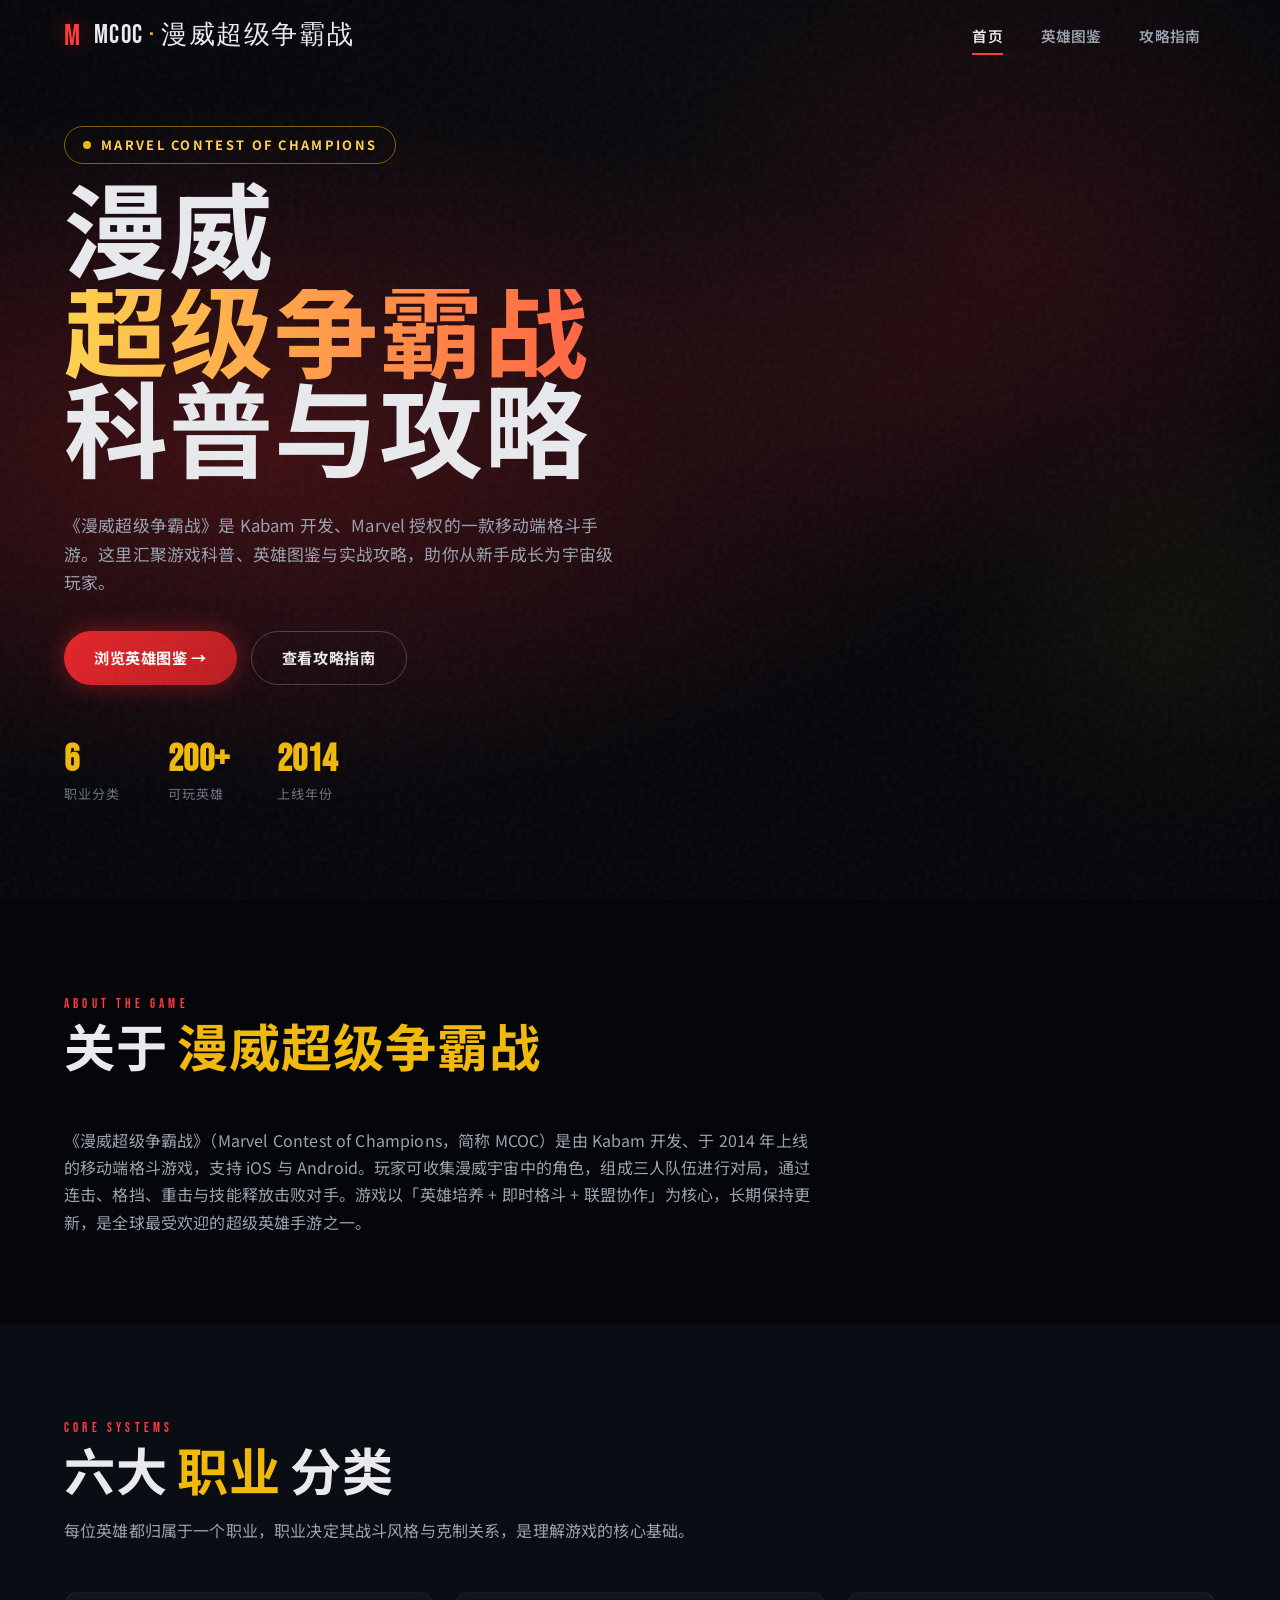
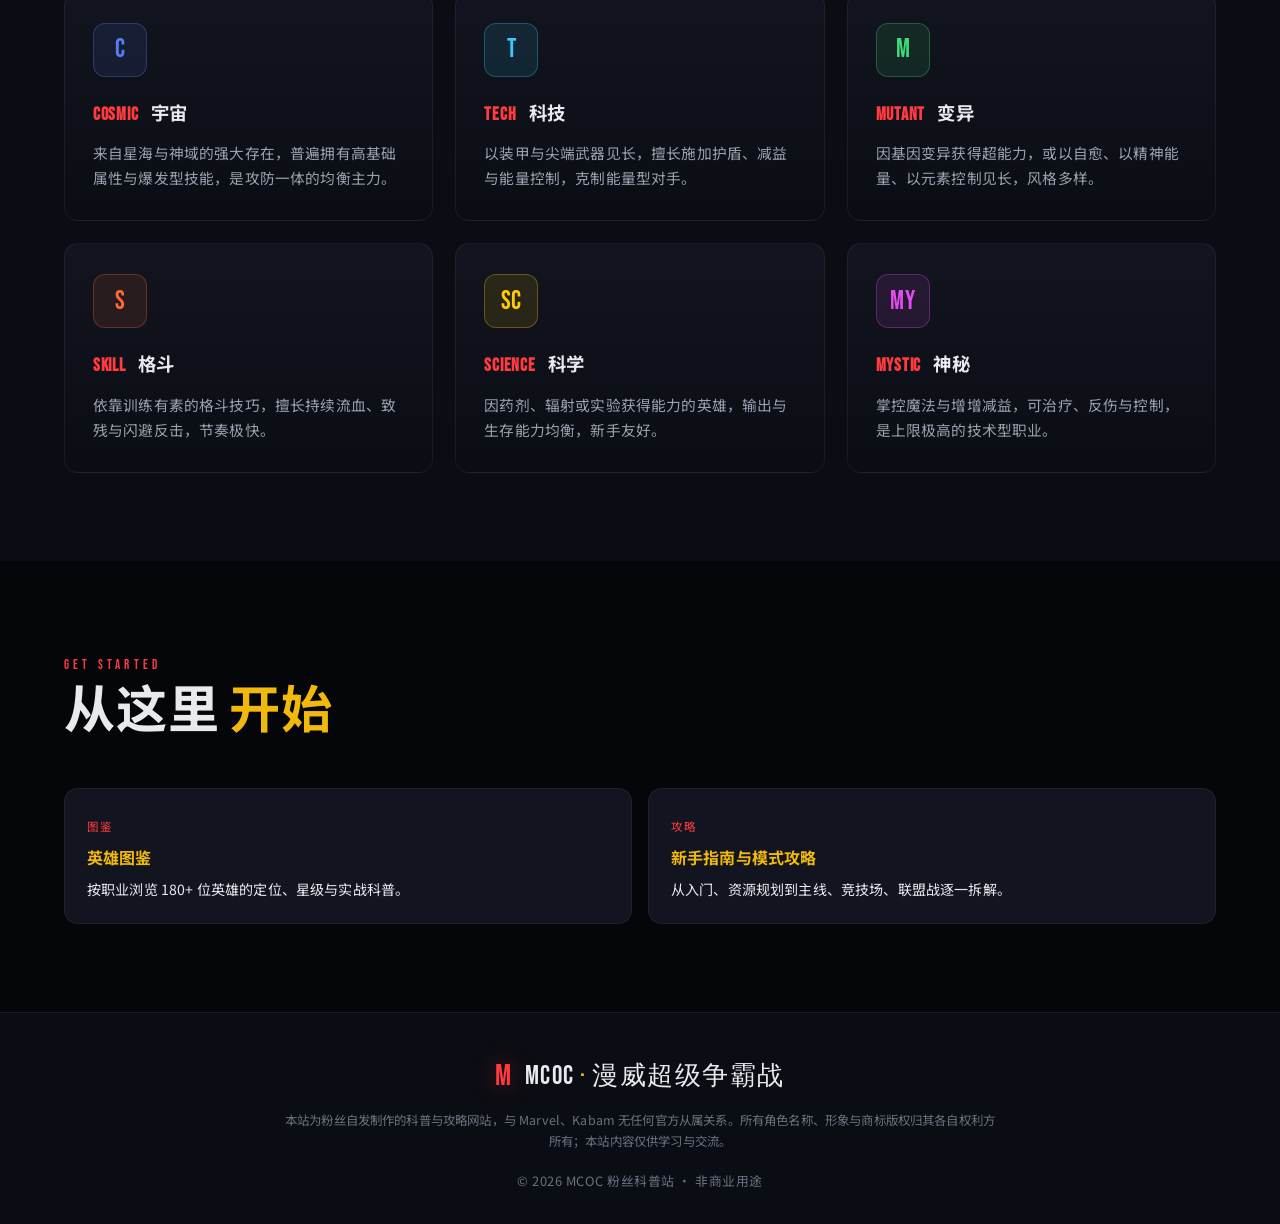
<file: index.html>
<!DOCTYPE html>
<html lang="zh-CN">
<head>
  <meta charset="UTF-8">
  <meta name="viewport" content="width=device-width, initial-scale=1.0">
  <title>漫威超级争霸战 MCOC · 科普与攻略</title>
  <meta name="description" content="《漫威超级争霸战》(Marvel Contest of Champions) 粉丝科普攻略站：游戏简介、英雄图鉴、新手指南与游戏模式攻略。">
  <!-- 字体：Bebas Neue（英文展示）+ Noto Sans SC（中文正文/标题） -->
  <link rel="preconnect" href="https://fonts.googleapis.com">
  <link rel="preconnect" href="https://fonts.gstatic.com" crossorigin>
  <link href="https://fonts.googleapis.com/css2?family=Bebas+Neue&family=Noto+Sans+SC:wght@400;500;700&display=swap" rel="stylesheet">
  <link rel="stylesheet" href="css/style.css">
</head>
<body>
  <!-- 全球噪点氛围层 -->
  <div class="grain" aria-hidden="true"></div>

  <!-- ============ 顶部导航 ============ -->
  <header class="site-header">
    <nav class="nav container">
      <a class="logo" href="index.html">
        <span class="logo-mark">M</span>
        <span class="logo-name">MCOC <b>·</b> 漫威超级争霸战</span>
      </a>
      <div class="nav-links" id="nav-links">
        <a href="index.html" class="active">首页</a>
        <a href="champions.html">英雄图鉴</a>
        <a href="strategy.html">攻略指南</a>
      </div>
      <button class="nav-toggle" id="nav-toggle" aria-label="打开导航菜单" aria-expanded="false">
        <span></span><span></span><span></span>
      </button>
    </nav>
  </header>

  <main>
    <!-- ============ 首屏 Hero ============ -->
    <section class="hero">
      <!-- 电影感宇宙氛围背景（纯 CSS 渐变，零外部图片依赖） -->
      <div class="hero__bg"></div>
      <div class="hero__overlay"></div>

      <div class="container">
        <div class="hero__content">
          <span class="hero__badge reveal">Marvel Contest of Champions</span>
          <h1 class="reveal d1">
            <span class="line">漫威</span>
            <span class="line accent">超级争霸战</span>
            <span class="line">科普与攻略</span>
          </h1>
          <p class="hero__sub reveal d2">
            《漫威超级争霸战》是 Kabam 开发、Marvel 授权的一款移动端格斗手游。这里汇聚游戏科普、英雄图鉴与实战攻略，助你从新手成长为宇宙级玩家。
          </p>
          <div class="hero__actions reveal d3">
            <a class="btn btn-primary" href="champions.html">浏览英雄图鉴 →</a>
            <a class="btn btn-ghost" href="strategy.html">查看攻略指南</a>
          </div>
          <div class="hero__stats reveal d4">
            <div class="hero__stat"><b>6</b><span>职业分类</span></div>
            <div class="hero__stat"><b>200+</b><span>可玩英雄</span></div>
            <div class="hero__stat"><b>2014</b><span>上线年份</span></div>
          </div>
        </div>
      </div>
    </section>

    <!-- ============ 游戏简介 ============ -->
    <section class="section">
      <div class="container">
        <div class="section-head scroll-in">
          <span class="eyebrow">About The Game</span>
          <h2>关于 <em>漫威超级争霸战</em></h2>
        </div>
        <p class="lead scroll-in" style="max-width:760px;color:var(--text-dim)">
          《漫威超级争霸战》（Marvel Contest of Champions，简称 MCOC）是由 Kabam 开发、于 2014 年上线的移动端格斗游戏，支持 iOS 与 Android。玩家可收集漫威宇宙中的角色，组成三人队伍进行对局，通过连击、格挡、重击与技能释放击败对手。游戏以「英雄培养 + 即时格斗 + 联盟协作」为核心，长期保持更新，是全球最受欢迎的超级英雄手游之一。
        </p>
      </div>
    </section>

    <!-- ============ 核心特色系统 ============ -->
    <section class="section alt">
      <div class="container">
        <div class="section-head scroll-in">
          <span class="eyebrow">Core Systems</span>
          <h2>六大 <em>职业</em> 分类</h2>
          <p class="lead">每位英雄都归属于一个职业，职业决定其战斗风格与克制关系，是理解游戏的核心基础。</p>
        </div>

        <div class="feature-grid">
          <!-- 宇宙 -->
          <a class="feature-card scroll-in" href="champions.html?cls=cosmic" aria-label="查看宇宙系英雄">
            <div class="icon" style="color:var(--class-cosmic);background:rgba(91,124,250,.1);border-color:rgba(91,124,250,.3)">C</div>
            <h3><span class="font-display">Cosmic</span> 宇宙</h3>
            <p>来自星海与神域的强大存在，普遍拥有高基础属性与爆发型技能，是攻防一体的均衡主力。</p>
          </a>
          <!-- 科技 -->
          <a class="feature-card scroll-in d1" href="champions.html?cls=tech" aria-label="查看科技系英雄">
            <div class="icon" style="color:var(--class-tech);background:rgba(56,200,255,.1);border-color:rgba(56,200,255,.3)">T</div>
            <h3><span class="font-display">Tech</span> 科技</h3>
            <p>以装甲与尖端武器见长，擅长施加护盾、减益与能量控制，克制能量型对手。</p>
          </a>
          <!-- 变异 -->
          <a class="feature-card scroll-in d2" href="champions.html?cls=mutant" aria-label="查看变异系英雄">
            <div class="icon" style="color:var(--class-mutant);background:rgba(61,220,122,.1);border-color:rgba(61,220,122,.3)">M</div>
            <h3><span class="font-display">Mutant</span> 变异</h3>
            <p>因基因变异获得超能力，或以自愈、以精神能量、以元素控制见长，风格多样。</p>
          </a>
          <!-- 格斗 -->
          <a class="feature-card scroll-in d3" href="champions.html?cls=skill" aria-label="查看格斗系英雄">
            <div class="icon" style="color:var(--class-skill);background:rgba(255,107,53,.1);border-color:rgba(255,107,53,.3)">S</div>
            <h3><span class="font-display">Skill</span> 格斗</h3>
            <p>依靠训练有素的格斗技巧，擅长持续流血、致残与闪避反击，节奏极快。</p>
          </a>
          <!-- 科学 -->
          <a class="feature-card scroll-in d4" href="champions.html?cls=science" aria-label="查看科学系英雄">
            <div class="icon" style="color:var(--class-science);background:rgba(255,206,0,.1);border-color:rgba(255,206,0,.3)">SC</div>
            <h3><span class="font-display">Science</span> 科学</h3>
            <p>因药剂、辐射或实验获得能力的英雄，输出与生存能力均衡，新手友好。</p>
          </a>
          <!-- 神秘 -->
          <a class="feature-card scroll-in d5" href="champions.html?cls=mystic" aria-label="查看神秘系英雄">
            <div class="icon" style="color:var(--class-mystic);background:rgba(227,77,240,.1);border-color:rgba(227,77,240,.3)">MY</div>
            <h3><span class="font-display">Mystic</span> 神秘</h3>
            <p>掌控魔法与增增减益，可治疗、反伤与控制，是上限极高的技术型职业。</p>
          </a>
        </div>
      </div>
    </section>

    <!-- ============ 快速导航 CTA ============ -->
    <section class="section">
      <div class="container">
        <div class="section-head scroll-in">
          <span class="eyebrow">Get Started</span>
          <h2>从这里 <em>开始</em></h2>
        </div>
        <div class="mode-grid">
          <a class="mode-card scroll-in" href="champions.html">
            <span class="tag">图鉴</span>
            <h4>英雄图鉴</h4>
            <p>按职业浏览 180+ 位英雄的定位、星级与实战科普。</p>
          </a>
          <a class="mode-card scroll-in d1" href="strategy.html">
            <span class="tag">攻略</span>
            <h4>新手指南与模式攻略</h4>
            <p>从入门、资源规划到主线、竞技场、联盟战逐一拆解。</p>
          </a>
        </div>
      </div>
    </section>
  </main>

  <!-- ============ 页脚 ============ -->
  <footer class="site-footer">
    <div class="container">
      <a class="logo" href="index.html">
        <span class="logo-mark">M</span>
        <span class="logo-name">MCOC <b>·</b> 漫威超级争霸战</span>
      </a>
      <p class="disclaimer">
        本站为粉丝自发制作的科普与攻略网站，与 Marvel、Kabam 无任何官方从属关系。所有角色名称、形象与商标版权归其各自权利方所有；本站内容仅供学习与交流。
      </p>
      <p class="copyright">© 2026 MCOC 粉丝科普站 · 非商业用途</p>
    </div>
  </footer>

  <script src="js/main.js"></script>
</body>
</html>
</file>
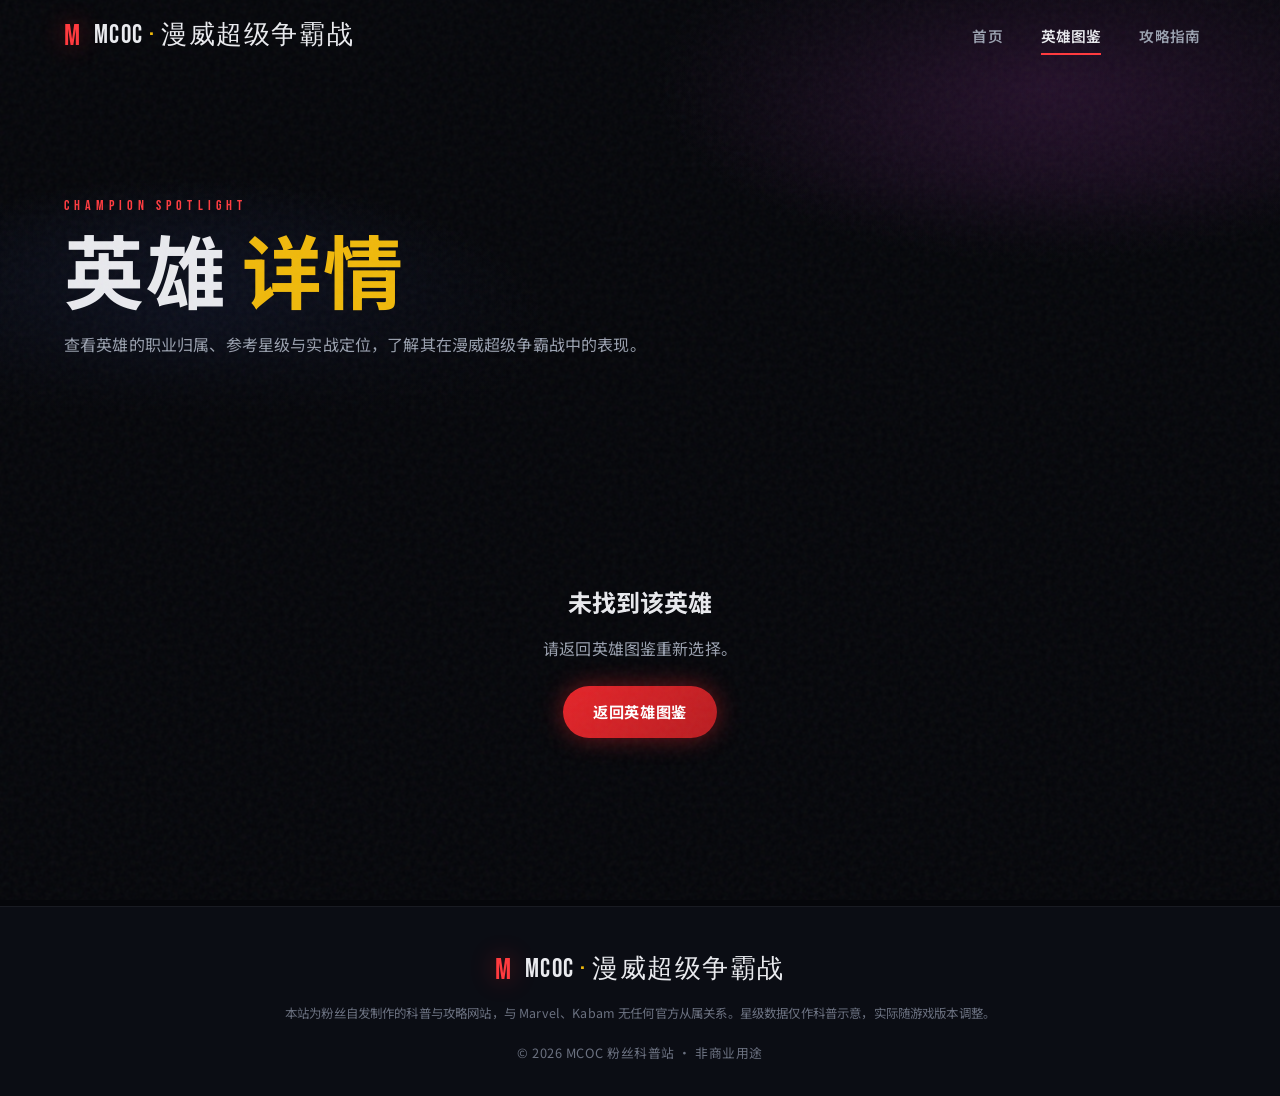
<file: champion.html>
<!DOCTYPE html>
<html lang="zh-CN">
<head>
  <meta charset="UTF-8">
  <meta name="viewport" content="width=device-width, initial-scale=1.0">
  <title>英雄详情 · 漫威超级争霸战 MCOC</title>
  <meta name="description" content="漫威超级争霸战英雄详情：查看英雄的职业归属、参考星级、实战定位与科普介绍。">
  <link rel="preconnect" href="https://fonts.googleapis.com">
  <link rel="preconnect" href="https://fonts.gstatic.com" crossorigin>
  <link href="https://fonts.googleapis.com/css2?family=Bebas+Neue&family=Noto+Sans+SC:wght@400;500;700&display=swap" rel="stylesheet">
  <link rel="stylesheet" href="css/style.css">
</head>
<body>
  <div class="grain" aria-hidden="true"></div>

  <!-- ============ 顶部导航 ============ -->
  <header class="site-header">
    <nav class="nav container">
      <a class="logo" href="index.html">
        <span class="logo-mark">M</span>
        <span class="logo-name">MCOC <b>·</b> 漫威超级争霸战</span>
      </a>
      <div class="nav-links" id="nav-links">
        <a href="index.html">首页</a>
        <a href="champions.html" class="active">英雄图鉴</a>
        <a href="strategy.html">攻略指南</a>
      </div>
      <button class="nav-toggle" id="nav-toggle" aria-label="打开导航菜单" aria-expanded="false">
        <span></span><span></span><span></span>
      </button>
    </nav>
  </header>

  <main>
    <!-- ============ 内页头部横幅 ============ -->
    <section class="page-hero page-hero--champ">
      <div class="container">
        <span class="eyebrow">Champion Spotlight</span>
        <h1>英雄 <em>详情</em></h1>
        <p>查看英雄的职业归属、参考星级与实战定位，了解其在漫威超级争霸战中的表现。</p>
      </div>
    </section>

    <!-- ============ 详情内容（由 champion.js 动态渲染） ============ -->
    <section class="section">
      <div class="container">
        <div id="champion-detail"></div>
      </div>
    </section>
  </main>

  <!-- ============ 页脚 ============ -->
  <footer class="site-footer">
    <div class="container">
      <a class="logo" href="index.html">
        <span class="logo-mark">M</span>
        <span class="logo-name">MCOC <b>·</b> 漫威超级争霸战</span>
      </a>
      <p class="disclaimer">
        本站为粉丝自发制作的科普与攻略网站，与 Marvel、Kabam 无任何官方从属关系。星级数据仅作科普示意，实际随游戏版本调整。
      </p>
      <p class="copyright">© 2026 MCOC 粉丝科普站 · 非商业用途</p>
    </div>
  </footer>

  <script src="js/data.js"></script>
  <script src="js/main.js"></script>
  <script src="js/champion.js"></script>
</body>
</html>
</file>
<file: css/style.css>
/* ============================================================
   漫威超级争霸战（MCOC）科普攻略站 — 全局样式
   ------------------------------------------------------------
   设计方向：暗色电影感 / 工业化未来风
   配色：深层黑底 + 漫威红 (#e62429) + 金 (#f0b90b) 点缀
   字体：Bebas Neue（英文展示）+ Noto Sans SC（中文正文/标题）
   ============================================================ */

/* ---------- CSS 变量（主题令牌，全局统一） ---------- */
:root {
  /* 背景层级 */
  --bg-0: #05060a;      /* 最深底色 */
  --bg-1: #0b0d14;      /* 区块底色 */
  --bg-2: #12151f;      /* 卡片底色 */
  --bg-3: #181c29;      /* 卡片悬停/更高层级 */

  /* 品牌色 */
  --red: #e62429;       /* 漫威红 */
  --red-bright: #ff3b3f;
  --gold: #f0b90b;      /* 金 */
  --gold-soft: #ffd24d;

  /* 文字 */
  --text: #e9eaee;
  --text-dim: #9aa1af;
  --text-faint: #6b7180;

  /* 职业分类色（用于图鉴卡片与色标） */
  --class-cosmic: #5b7cfa;   /* 宇宙 */
  --class-tech:   #38c8ff;   /* 科技 */
  --class-mutant: #3ddc7a;   /* 变异 */
  --class-skill:  #ff6b35;   /* 格斗 */
  --class-science:#ffce00;   /* 科学 */
  --class-mystic: #e34df0;   /* 神秘 */

  /* 结构 */
  --radius: 14px;
  --radius-sm: 8px;
  --max-w: 1200px;
  --nav-h: 72px;

  /* 阴影与发光 */
  --glow-red: 0 0 24px rgba(230, 36, 41, 0.45);
  --glow-gold: 0 0 24px rgba(240, 185, 11, 0.35);

  --ease: cubic-bezier(0.22, 1, 0.36, 1);
}

/* ---------- 基础重置 ---------- */
*,
*::before,
*::after { box-sizing: border-box; margin: 0; padding: 0; }

html { scroll-behavior: smooth; }

body {
  font-family: "Noto Sans SC", "PingFang SC", "Microsoft YaHei", sans-serif;
  background: var(--bg-0);
  color: var(--text);
  line-height: 1.7;
  letter-spacing: 0.01em;
  -webkit-font-smoothing: antialiased;
  overflow-x: hidden;
}

img { display: block; max-width: 100%; }
a { color: inherit; text-decoration: none; }
ul { list-style: none; }
button { font-family: inherit; cursor: pointer; border: none; background: none; color: inherit; }

/* 英文展示字体（标题 / 大写品牌字） */
.font-display {
  font-family: "Bebas Neue", "Oswald", "Noto Sans SC", sans-serif;
  letter-spacing: 0.04em;
  text-transform: uppercase;
}

/* ---------- 通用容器 ---------- */
.container {
  width: 100%;
  max-width: var(--max-w);
  margin: 0 auto;
  padding: 0 24px;
}

/* ---------- 噪点氛围层（增加电影胶片质感） ---------- */
.grain {
  position: fixed;
  inset: 0;
  z-index: 2;
  pointer-events: none;
  opacity: 0.05;
  background-image: url("data:image/svg+xml,%3Csvg viewBox='0 0 200 200' xmlns='http://www.w3.org/2000/svg'%3E%3Cfilter id='n'%3E%3CfeTurbulence type='fractalNoise' baseFrequency='0.85' numOctaves='2'/%3E%3C/filter%3E%3Crect width='100%25' height='100%25' filter='url(%23n)'/%3E%3C/svg%3E");
}

/* ---------- 顶部导航 ---------- */
.site-header {
  position: fixed;
  top: 0; left: 0; right: 0;
  height: var(--nav-h);
  z-index: 100;
  transition: background 0.35s var(--ease), box-shadow 0.35s var(--ease);
  border-bottom: 1px solid transparent;
}
/* 滚动后导航加深，形成实底 */
.site-header.scrolled {
  background: rgba(5, 6, 10, 0.86);
  backdrop-filter: blur(14px);
  -webkit-backdrop-filter: blur(14px);
  border-bottom: 1px solid rgba(255, 255, 255, 0.06);
}

.nav {
  height: var(--nav-h);
  display: flex;
  align-items: center;
  justify-content: space-between;
}

/* Logo：英文缩写 + 中文全称 */
.logo {
  display: flex;
  align-items: center;
  gap: 12px;
  font-family: "Bebas Neue", sans-serif;
  font-size: 1.6rem;
  letter-spacing: 0.06em;
  line-height: 1;
}
.logo .logo-mark {
  color: var(--red-bright);
  font-size: 1.9rem;
  text-shadow: var(--glow-red);
}
.logo .logo-sub {
  display: block;
  font-family: "Noto Sans SC", sans-serif;
  font-size: 0.7rem;
  font-weight: 600;
  color: var(--text-dim);
  letter-spacing: 0.2em;
}
.logo .logo-name { color: var(--text); }
.logo .logo-name b { color: var(--gold); font-weight: 400; }

/* 桌面导航链接 */
.nav-links {
  display: flex;
  align-items: center;
  gap: 6px;
}
.nav-links a {
  position: relative;
  padding: 8px 16px;
  font-size: 0.92rem;
  font-weight: 600;
  color: var(--text-dim);
  transition: color 0.25s;
}
.nav-links a::after {
  content: "";
  position: absolute;
  left: 16px; right: 100%; bottom: 2px;
  height: 2px;
  background: var(--red-bright);
  transition: right 0.3s var(--ease);
}
.nav-links a:hover { color: var(--text); }
.nav-links a:hover::after { right: 16px; }
.nav-links a.active { color: var(--text); }
.nav-links a.active::after { right: 16px; }

/* 汉堡按钮（移动端显示） */
.nav-toggle {
  display: none;
  flex-direction: column;
  gap: 5px;
  padding: 8px;
  z-index: 101;
}
.nav-toggle span {
  display: block;
  width: 24px; height: 2px;
  background: var(--text);
  transition: transform 0.3s var(--ease), opacity 0.3s var(--ease);
}
.nav-toggle.open span:nth-child(1) { transform: translateY(7px) rotate(45deg); }
.nav-toggle.open span:nth-child(2) { opacity: 0; }
.nav-toggle.open span:nth-child(3) { transform: translateY(-7px) rotate(-45deg); }

/* ---------- 页面内页头部（非首页的大标题横幅） ---------- */
.page-hero {
  position: relative;
  min-height: 46vh;
  display: flex;
  align-items: flex-end;
  padding: calc(var(--nav-h) + 48px) 0 56px;
  background:
    radial-gradient(50% 70% at 80% 18%, rgba(230, 36, 41, 0.26) 0%, transparent 62%),
    radial-gradient(40% 60% at 12% 78%, rgba(240, 185, 11, 0.14) 0%, transparent 60%),
    var(--bg-0);
  isolation: isolate;
  overflow: hidden;
}
/* 图鉴页：紫/钴蓝为主的宇宙感变体 */
.page-hero--champ {
  background:
    radial-gradient(50% 70% at 82% 20%, rgba(227, 77, 240, 0.22) 0%, transparent 62%),
    radial-gradient(45% 60% at 15% 80%, rgba(91, 124, 250, 0.22) 0%, transparent 62%),
    var(--bg-0);
}
/* 攻略页：蓝/红为主的竞技场感变体 */
.page-hero--guide {
  background:
    radial-gradient(50% 70% at 80% 22%, rgba(56, 200, 255, 0.20) 0%, transparent 62%),
    radial-gradient(45% 65% at 14% 72%, rgba(230, 36, 41, 0.24) 0%, transparent 62%),
    var(--bg-0);
}
.page-hero::after {
  content: "";
  position: absolute; inset: 0; z-index: -1;
  background:
    linear-gradient(180deg, rgba(5,6,10,0.55) 0%, rgba(5,6,10,0.2) 45%, var(--bg-0) 100%);
}
.page-hero .eyebrow {
  color: var(--red-bright);
  font-family: "Bebas Neue", sans-serif;
  letter-spacing: 0.35em;
  font-size: 0.9rem;
  text-transform: uppercase;
}
.page-hero h1 {
  font-family: "Bebas Neue", "Noto Sans SC", sans-serif;
  font-size: clamp(2.6rem, 7vw, 5rem);
  line-height: 1;
  letter-spacing: 0.02em;
  margin: 10px 0 12px;
}
.page-hero h1 em {
  font-style: normal;
  color: var(--gold);
}
.page-hero p {
  max-width: 640px;
  color: var(--text-dim);
  font-size: 1rem;
}

/* ---------- 通用区块 ---------- */
.section {
  padding: 88px 0;
}
.section.alt { background: var(--bg-1); }

.section-head {
  margin-bottom: 48px;
}
.eyebrow {
  display: inline-block;
  color: var(--red-bright);
  font-family: "Bebas Neue", sans-serif;
  letter-spacing: 0.32em;
  text-transform: uppercase;
  font-size: 0.82rem;
  margin-bottom: 10px;
}
.section-head h2 {
  font-family: "Bebas Neue", "Noto Sans SC", sans-serif;
  font-size: clamp(2rem, 4.5vw, 3.2rem);
  line-height: 1.05;
  letter-spacing: 0.02em;
}
.section-head h2 em {
  font-style: normal;
  color: var(--gold);
}
.section-head .lead {
  margin-top: 14px;
  color: var(--text-dim);
  max-width: 680px;
}

/* ---------- 按钮 ---------- */
.btn {
  display: inline-flex;
  align-items: center;
  gap: 10px;
  padding: 13px 30px;
  font-weight: 700;
  font-size: 0.95rem;
  letter-spacing: 0.04em;
  border-radius: 999px;
  transition: transform 0.25s var(--ease), box-shadow 0.25s var(--ease), background 0.25s;
  position: relative;
  overflow: hidden;
}
.btn-primary {
  background: linear-gradient(135deg, var(--red) 0%, #b81c20 100%);
  color: #fff;
  box-shadow: var(--glow-red);
}
.btn-primary:hover { transform: translateY(-2px); box-shadow: 0 0 34px rgba(230,36,41,0.6); }
.btn-ghost {
  border: 1px solid rgba(255,255,255,0.22);
  color: var(--text);
}
.btn-ghost:hover { border-color: var(--gold); color: var(--gold); transform: translateY(-2px); }

/* ---------- 进入动画（页面加载 stagger 揭示） ---------- */
.reveal {
  opacity: 0;
  transform: translateY(22px);
  animation: revealIn 0.8s var(--ease) forwards;
}
@keyframes revealIn {
  to { opacity: 1; transform: translateY(0); }
}
.reveal.d1 { animation-delay: 0.08s; }
.reveal.d2 { animation-delay: 0.18s; }
.reveal.d3 { animation-delay: 0.28s; }
.reveal.d4 { animation-delay: 0.38s; }
.reveal.d5 { animation-delay: 0.48s; }
.reveal.d6 { animation-delay: 0.58s; }

/* 滚动进入视口时淡入（由 JS 添加 .in-view） */
.scroll-in {
  opacity: 0;
  transform: translateY(28px);
  transition: opacity 0.7s var(--ease), transform 0.7s var(--ease);
}
.scroll-in.in-view { opacity: 1; transform: none; }

/* ---------- 响应式断点 ---------- */
@media (max-width: 900px) {
  .nav-toggle { display: flex; }
  .nav-links {
    position: fixed;
    inset: 0;
    flex-direction: column;
    justify-content: center;
    gap: 8px;
    background: rgba(5, 6, 10, 0.97);
    transform: translateX(100%);
    transition: transform 0.4s var(--ease);
  }
  .nav-links.open { transform: translateX(0); }
  .nav-links a { font-size: 1.3rem; padding: 14px 24px; }
  .section { padding: 64px 0; }
}
@media (max-width: 520px) {
  .container { padding: 0 18px; }
}

/* ============================================================
   首页 Hero
   ============================================================ */
.hero {
  position: relative;
  min-height: 100vh;
  display: flex;
  align-items: center;
  padding: calc(var(--nav-h) + 40px) 0 80px;
  isolation: isolate;
  overflow: hidden;
}
/* 背景：纯 CSS 多层径向渐变，营造宇宙能量氛围（红/金/蓝辉光，零外部依赖） */
.hero__bg {
  position: absolute;
  inset: 0;
  z-index: -2;
  background:
    radial-gradient(45% 60% at 76% 28%, rgba(230, 36, 41, 0.34) 0%, transparent 65%),
    radial-gradient(30% 45% at 89% 72%, rgba(240, 185, 11, 0.16) 0%, transparent 60%),
    radial-gradient(40% 55% at 20% 86%, rgba(91, 124, 250, 0.18) 0%, transparent 65%),
    radial-gradient(70% 90% at 50% 0%, rgba(236, 236, 240, 0.05) 0%, transparent 70%),
    var(--bg-0);
  transform: scale(1.05);
  animation: heroZoom 22s var(--ease) infinite alternate;
}
@keyframes heroZoom {
  from { transform: scale(1.0); }
  to   { transform: scale(1.12); }
}
.hero__overlay {
  position: absolute;
  inset: 0;
  z-index: -1;
  background:
    radial-gradient(ellipse at 20% 50%, rgba(230,36,41,0.25) 0%, transparent 55%),
    linear-gradient(180deg, rgba(5,6,10,0.65) 0%, rgba(5,6,10,0.35) 45%, var(--bg-0) 100%),
    linear-gradient(90deg, rgba(5,6,10,0.92) 0%, rgba(5,6,10,0.4) 55%, transparent 100%);
}
.hero__content { max-width: 720px; }

/* 首屏标签条 */
.hero__badge {
  display: inline-flex;
  align-items: center;
  gap: 10px;
  padding: 7px 18px;
  border: 1px solid rgba(240,185,11,0.5);
  border-radius: 999px;
  color: var(--gold-soft);
  font-size: 0.8rem;
  font-weight: 700;
  letter-spacing: 0.18em;
  text-transform: uppercase;
  margin-bottom: 26px;
}
.hero__badge::before {
  content: "";
  width: 8px; height: 8px;
  border-radius: 50%;
  background: var(--gold);
  box-shadow: var(--glow-gold);
  animation: pulse 2s infinite;
}
@keyframes pulse {
  0%, 100% { opacity: 1; }
  50% { opacity: 0.35; }
}

.hero h1 {
  font-family: "Bebas Neue", "Noto Sans SC", sans-serif;
  font-size: clamp(3rem, 9vw, 6.5rem);
  line-height: 0.96;
  letter-spacing: 0.01em;
  text-transform: uppercase;
}
.hero h1 .line { display: block; }
.hero h1 .accent {
  color: transparent;
  background: linear-gradient(90deg, var(--gold-soft), var(--red-bright));
  -webkit-background-clip: text;
  background-clip: text;
}
.hero__sub {
  margin: 22px 0 34px;
  max-width: 560px;
  color: var(--text-dim);
  font-size: 1.05rem;
}
.hero__actions { display: flex; gap: 14px; flex-wrap: wrap; }

/* 首屏底部指标条（数字感） */
.hero__stats {
  display: flex;
  gap: 48px;
  margin-top: 56px;
  flex-wrap: wrap;
}
.hero__stat b {
  display: block;
  font-family: "Bebas Neue", sans-serif;
  font-size: 2.4rem;
  line-height: 1;
  color: var(--gold);
}
.hero__stat span {
  color: var(--text-faint);
  font-size: 0.82rem;
  letter-spacing: 0.08em;
}

/* ============================================================
   特色系统卡片
   ============================================================ */
.feature-grid {
  display: grid;
  grid-template-columns: repeat(3, 1fr);
  gap: 22px;
}
.feature-card {
  position: relative;
  display: block;
  padding: 30px 28px;
  background: linear-gradient(180deg, var(--bg-2), var(--bg-1));
  border: 1px solid rgba(255, 255, 255, 0.06);
  border-radius: var(--radius);
  overflow: hidden;
  transition: transform 0.35s var(--ease), border-color 0.35s var(--ease);
}
.feature-card::before {
  content: "";
  position: absolute;
  top: 0; left: 0;
  width: 100%; height: 3px;
  background: linear-gradient(90deg, var(--red), var(--gold));
  transform: scaleX(0);
  transform-origin: left;
  transition: transform 0.4s var(--ease);
}
.feature-card:hover { transform: translateY(-6px); border-color: rgba(230,36,41,0.35); }
.feature-card:hover::before { transform: scaleX(1); }

.feature-card .icon {
  display: grid;
  place-items: center;
  width: 54px; height: 54px;
  border-radius: 12px;
  margin-bottom: 20px;
  font-size: 1.6rem;
  font-family: "Bebas Neue", sans-serif;
  color: var(--gold);
  background: rgba(240, 185, 11, 0.08);
  border: 1px solid rgba(240, 185, 11, 0.25);
}
.feature-card h3 {
  font-size: 1.15rem;
  margin-bottom: 10px;
  letter-spacing: 0.02em;
}
.feature-card h3 .font-display { color: var(--red-bright); margin-right: 8px; }
.feature-card p { color: var(--text-dim); font-size: 0.92rem; }

/* ============================================================
   英雄图鉴：筛选栏 + 卡片
   ============================================================ */
.filter-bar {
  display: flex;
  flex-wrap: wrap;
  gap: 10px;
  margin-bottom: 36px;
}
.filter-btn {
  padding: 9px 20px;
  border-radius: 999px;
  border: 1px solid rgba(255, 255, 255, 0.14);
  color: var(--text-dim);
  font-weight: 600;
  font-size: 0.9rem;
  transition: all 0.25s var(--ease);
}
/* 职业按钮在左侧显示色点 */
.filter-btn[data-cls]::before {
  content: "";
  display: inline-block;
  width: 8px; height: 8px;
  border-radius: 50%;
  background: var(--cls);
  margin-right: 8px;
}
.filter-btn:hover { color: var(--text); border-color: rgba(255,255,255,0.4); }
.filter-btn.active {
  color: #fff;
  border-color: var(--red);
  background: linear-gradient(135deg, rgba(230,36,41,0.9), rgba(184,28,32,0.9));
  box-shadow: var(--glow-red);
}
.filter-btn.active[data-cls]::before { background: #fff; }

.result-hint {
  color: var(--text-faint);
  font-size: 0.86rem;
  margin-bottom: 24px;
  letter-spacing: 0.05em;
}
.result-hint b { color: var(--gold); font-weight: 700; }

.champion-grid {
  display: grid;
  grid-template-columns: repeat(auto-fill, minmax(240px, 1fr));
  gap: 20px;
}

.champ-card {
  display: block;
  text-decoration: none;
  color: inherit;
  background: linear-gradient(180deg, var(--bg-2), var(--bg-1));
  border: 1px solid rgba(255, 255, 255, 0.06);
  border-radius: var(--radius);
  overflow: hidden;
  transition: transform 0.35s var(--ease), border-color 0.35s var(--ease), box-shadow 0.35s var(--ease);
}
.champ-card:hover {
  transform: translateY(-6px);
  border-color: var(--cls, rgba(255,255,255,0.2));
  box-shadow: 0 14px 40px -14px rgba(0,0,0,0.7);
}

.champ-card__media {
  position: relative;
  height: 200px;
  display: grid;
  place-items: center;
  background:
    radial-gradient(circle at 50% 20%, var(--cls, var(--class-cosmic)) 0%, transparent 65%),
    linear-gradient(160deg, #1a1f2e, #0b0d14);
  border-bottom: 1px solid rgba(255, 255, 255, 0.06);
}
/* 英雄立绘：绝对定位铺满媒体区，居中裁剪 */
.champ-card__img {
  position: absolute;
  inset: 0;
  width: 100%;
  height: 100%;
  object-fit: cover;
  z-index: 1;
}
/* 发光头像首字 */
.champ-card__initials {
  font-family: "Bebas Neue", "Noto Sans SC", sans-serif;
  font-size: 4.2rem;
  color: #fff;
  text-shadow: 0 0 30px var(--cls), 0 0 60px var(--cls);
  letter-spacing: 0.02em;
}
/* 职业角标 */
.champ-card__class {
  position: absolute;
  top: 12px; left: 12px;
  z-index: 2;
  padding: 3px 12px;
  border-radius: 999px;
  font-size: 0.72rem;
  font-weight: 700;
  letter-spacing: 0.08em;
  color: #fff;
  background: var(--cls);
}
/* 星级角标 */
.champ-card__stars {
  position: absolute;
  top: 12px; right: 12px;
  z-index: 2;
  font-size: 0.72rem;
  color: var(--gold);
  letter-spacing: 0.05em;
}
.champ-card__body { padding: 18px 18px 22px; }
.champ-card__body h3 {
  font-size: 1.1rem;
  margin-bottom: 8px;
  letter-spacing: 0.02em;
}
.champ-card__body h3 small {
  display: block;
  color: var(--text-faint);
  font-weight: 400;
  font-size: 0.8rem;
  letter-spacing: 0.06em;
  text-transform: uppercase;
}
.champ-card__body p {
  color: var(--text-dim);
  font-size: 0.86rem;
  line-height: 1.65;
}
.empty { color: var(--text-dim); padding: 40px 0; text-align: center; }

/* ============================================================
   英雄详情页
   ============================================================ */
.detail-back {
  display: inline-flex;
  align-items: center;
  gap: 6px;
  margin-bottom: 22px;
  color: var(--text-dim);
  font-size: 0.9rem;
  font-weight: 600;
  transition: color 0.25s;
}
.detail-back:hover { color: var(--gold); }

.detail-card {
  display: grid;
  grid-template-columns: 380px 1fr;
  gap: 40px;
  background: linear-gradient(180deg, var(--bg-2), var(--bg-1));
  border: 1px solid rgba(255, 255, 255, 0.07);
  border-radius: var(--radius);
  overflow: hidden;
}

.detail-media {
  position: relative;
  min-height: 420px;
  display: grid;
  place-items: center;
  background:
    radial-gradient(circle at 50% 30%, var(--cls, var(--class-cosmic)) 0%, transparent 62%),
    linear-gradient(160deg, #1a1f2e, #0b0d14);
  border-right: 1px solid rgba(255, 255, 255, 0.06);
}
.detail-img {
  position: relative;
  z-index: 1;
  width: 100%;
  height: 100%;
  max-height: 520px;
  object-fit: contain;
}
.detail-media-class {
  position: absolute;
  bottom: 16px; left: 16px;
  z-index: 2;
  padding: 4px 14px;
  border-radius: 999px;
  font-size: 0.8rem;
  font-weight: 700;
  letter-spacing: 0.08em;
  color: #fff;
  background: var(--cls);
}

.detail-info { padding: 44px 44px 40px 0; }
.detail-info .eyebrow { margin-bottom: 6px; }
.detail-name {
  font-family: "Bebas Neue", "Noto Sans SC", sans-serif;
  font-size: clamp(2rem, 5vw, 3.2rem);
  line-height: 1.05;
  letter-spacing: 0.02em;
  margin-bottom: 12px;
}
.detail-name small {
  display: block;
  font-family: "Noto Sans SC", sans-serif;
  font-size: 1rem;
  font-weight: 400;
  color: var(--text-dim);
  letter-spacing: 0.08em;
  text-transform: uppercase;
  margin-top: 8px;
}
.detail-stars { font-size: 1.1rem; color: var(--gold); letter-spacing: 0.1em; margin-bottom: 18px; }

.detail-desc {
  font-size: 1.05rem;
  color: var(--text);
  line-height: 1.8;
  margin-bottom: 24px;
}

.detail-meta {
  display: grid;
  grid-template-columns: repeat(3, 1fr);
  gap: 12px;
  margin-bottom: 26px;
}
.detail-meta-item {
  padding: 14px 16px;
  background: rgba(255, 255, 255, 0.03);
  border: 1px solid rgba(255, 255, 255, 0.06);
  border-radius: var(--radius-sm);
}
.detail-meta-item span {
  display: block;
  color: var(--text-faint);
  font-size: 0.75rem;
  margin-bottom: 6px;
}
.detail-meta-item b { font-size: 0.95rem; color: var(--text); }

.detail-block {
  padding: 20px;
  background: rgba(255, 255, 255, 0.025);
  border-left: 3px solid var(--cls, var(--class-cosmic));
  border-radius: var(--radius-sm);
  margin-bottom: 26px;
}
.detail-block h3 { font-size: 1.05rem; color: var(--gold); margin-bottom: 10px; }
.detail-block p { color: var(--text-dim); font-size: 0.92rem; margin-bottom: 8px; }
.detail-block p:last-child { margin-bottom: 0; }
.detail-block strong { color: var(--text); }

.detail-actions { display: flex; flex-wrap: wrap; gap: 12px; margin-bottom: 26px; }

.detail-related h4 { font-size: 0.9rem; color: var(--text-dim); margin-bottom: 10px; }
.related-chip {
  display: inline-block;
  padding: 6px 14px;
  margin: 0 8px 8px 0;
  border-radius: 999px;
  border: 1px solid rgba(255, 255, 255, 0.12);
  color: var(--text-dim);
  font-size: 0.85rem;
  transition: all 0.25s;
}
.related-chip:hover {
  color: var(--text);
  border-color: var(--cls, var(--class-cosmic));
  background: rgba(255, 255, 255, 0.04);
}

.detail-missing { text-align: center; padding: 80px 0; }
.detail-missing h2 { margin-bottom: 12px; }
.detail-missing p { color: var(--text-dim); margin-bottom: 24px; }

@media (max-width: 900px) {
  .detail-card { grid-template-columns: 1fr; }
  .detail-media { min-height: 320px; border-right: none; border-bottom: 1px solid rgba(255,255,255,0.06); }
  .detail-info { padding: 28px; }
  .detail-meta { grid-template-columns: 1fr; }
}

/* ============================================================
   攻略增强：图文卡片 + 3D 流光边框律动
   ============================================================ */
.guide-lead {
  color: var(--text-dim);
  margin: 14px 0 6px;
  max-width: 780px;
}
.guide-banner { margin: 20px 0 4px; }

/* 图文小点卡片网格 */
.guide-tips {
  display: grid;
  grid-template-columns: repeat(2, 1fr);
  gap: 18px;
  margin-top: 18px;
}
.guide-tip {
  display: flex;
  flex-direction: column;
  background: var(--bg-2);
  border: 1px solid rgba(255, 255, 255, 0.06);
  border-radius: var(--radius);
  overflow: hidden;
  transition: transform 0.35s var(--ease), border-color 0.35s var(--ease);
}
.guide-tip:hover { transform: translateY(-4px); border-color: rgba(230, 36, 41, 0.35); }
.guide-tip__body { padding: 18px 20px 20px; }
.guide-tip__tag {
  display: inline-block;
  font-size: 0.7rem;
  font-weight: 700;
  color: var(--red-bright);
  letter-spacing: 0.12em;
  margin-bottom: 8px;
}
.guide-tip__body h4 { font-size: 1.05rem; color: var(--gold); margin-bottom: 8px; }
.guide-tip__body p { color: var(--text-dim); font-size: 0.9rem; line-height: 1.7; }

/* 3D 流光边框图片：鼠标悬停时立体倾斜 + 边框流光转动 */
.flow-img {
  position: relative;
  padding: 3px;
  border-radius: var(--radius);
  isolation: isolate;
  overflow: hidden;
  transition: transform 0.6s var(--ease), box-shadow 0.6s var(--ease);
}
.flow-img::before {
  content: "";
  position: absolute;
  inset: -120%;
  z-index: 0;
  background: conic-gradient(from 0deg,
    var(--red-bright), var(--gold), var(--class-tech),
    var(--class-mystic), var(--red-bright));
  opacity: 0;
  transition: opacity 0.25s;
}
.flow-img img {
  position: relative;
  z-index: 1;
  display: block;
  width: 100%;
  aspect-ratio: 16 / 9;
  object-fit: cover;
  border-radius: calc(var(--radius) - 3px);
  background: var(--bg-2);
  transition: transform 0.6s var(--ease);
}
.guide-banner img { aspect-ratio: 16 / 5; }
/* 人物立绘 / 图标类图片：完整展示（不裁剪），让面部居中完整出现 */
.flow-img--fit img { object-fit: contain; }
/* 组合拼图：单个流光边框内用 grid 拼接多张官网截图 / 图标 */
.flow-img.flow-montage {
  display: grid;
  gap: 3px;
  aspect-ratio: 16 / 9;
  grid-auto-rows: 1fr;
  background: var(--bg-0);
}
.flow-img.flow-montage.guide-banner { aspect-ratio: 16 / 5; }
.flow-img.flow-montage img {
  width: 100%;
  height: 100%;
  aspect-ratio: auto;
  object-fit: contain;
  background: var(--bg-3);
  border-radius: calc(var(--radius) - 6px);
}
.flow-montage.c2 { grid-template-columns: repeat(2, 1fr); }
.flow-montage.c3 { grid-template-columns: repeat(3, 1fr); }
.flow-montage.c5 { grid-template-columns: repeat(5, 1fr); }
.flow-montage.c6 { grid-template-columns: repeat(3, 1fr); }
.flow-img:hover::before { opacity: 1; animation: flow-spin 1.5s linear infinite; }
.flow-img:hover {
  transform: perspective(900px) rotateX(4deg) rotateY(-4deg) translateY(-8px) scale(1.015);
  box-shadow: 0 26px 55px -20px rgba(0, 0, 0, 0.85), 0 0 0 1px rgba(230, 36, 41, 0.4);
}
.flow-img:hover img { transform: scale(1.06); }
@keyframes flow-spin { to { transform: rotate(360deg); } }

@media (max-width: 700px) {
  .guide-tips { grid-template-columns: 1fr; }
}

/* ============================================================
   攻略页：锚点章节 + 模式卡片
   ============================================================ */
.guide-layout {
  display: grid;
  grid-template-columns: 260px 1fr;
  gap: 44px;
  align-items: start;
}
/* 左侧目录（桌面吸顶） */
.toc {
  position: sticky;
  top: calc(var(--nav-h) + 24px);
  display: flex;
  flex-direction: column;
  gap: 4px;
  padding: 12px;
  background: var(--bg-1);
  border: 1px solid rgba(255, 255, 255, 0.06);
  border-radius: var(--radius);
}
.toc a {
  padding: 10px 14px;
  border-radius: var(--radius-sm);
  color: var(--text-dim);
  font-size: 0.9rem;
  font-weight: 600;
  border-left: 2px solid transparent;
  transition: all 0.25s;
}
.toc a:hover { color: var(--text); background: var(--bg-2); }
.toc a.active { color: var(--gold); border-left-color: var(--gold); background: rgba(240,185,11,0.06); }

/* 右侧正文 */
.guide-block { margin-bottom: 40px; }
.guide-block h3 {
  font-family: "Bebas Neue", "Noto Sans SC", sans-serif;
  font-size: 1.6rem;
  margin-bottom: 14px;
  padding-bottom: 10px;
  border-bottom: 1px solid rgba(255, 255, 255, 0.08);
}
.guide-block h3 .num { color: var(--red-bright); margin-right: 10px; }
.guide-block p { color: var(--text-dim); margin-bottom: 12px; }

/* 模式讲解卡片 */
.mode-grid {
  display: grid;
  grid-template-columns: repeat(2, 1fr);
  gap: 16px;
  margin-top: 18px;
}
.mode-card {
  padding: 22px;
  background: var(--bg-2);
  border: 1px solid rgba(255, 255, 255, 0.06);
  border-radius: var(--radius);
  transition: transform 0.3s var(--ease), border-color 0.3s var(--ease);
}
.mode-card:hover { transform: translateY(-4px); border-color: rgba(230,36,41,0.35); }
.mode-card h4 {
  font-size: 1rem;
  margin-bottom: 6px;
  color: var(--gold);
}
.mode-card .tag {
  display: inline-block;
  font-size: 0.72rem;
  color: var(--red-bright);
  letter-spacing: 0.1em;
  margin-bottom: 8px;
}
.mode-card p { font-size: 0.88rem; margin-bottom: 0; }

/* 提示清单 */
.tip-list { margin: 12px 0; }
.tip-list li {
  position: relative;
  padding-left: 22px;
  color: var(--text-dim);
  font-size: 0.92rem;
  margin-bottom: 8px;
}
.tip-list li::before {
  content: "◆";
  position: absolute;
  left: 0;
  color: var(--gold);
  font-size: 0.6rem;
  top: 0.45em;
}

/* ============================================================
   页脚
   ============================================================ */
.site-footer {
  padding: 48px 0 32px;
  background: var(--bg-1);
  border-top: 1px solid rgba(255, 255, 255, 0.06);
  text-align: center;
}
.site-footer .logo { justify-content: center; margin-bottom: 18px; }
.site-footer .disclaimer {
  max-width: 720px;
  margin: 0 auto 18px;
  color: var(--text-faint);
  font-size: 0.78rem;
  line-height: 1.7;
}
.site-footer .copyright {
  color: var(--text-faint);
  font-size: 0.8rem;
  letter-spacing: 0.04em;
}

/* ============================================================
   响应式补充
   ============================================================ */
@media (max-width: 900px) {
  .feature-grid { grid-template-columns: 1fr 1fr; }
  .guide-layout { grid-template-columns: 1fr; }
  .toc { position: static; flex-direction: row; flex-wrap: wrap; }
  .mode-grid { grid-template-columns: 1fr; }
}
@media (max-width: 560px) {
  .feature-grid { grid-template-columns: 1fr; }
  .hero__stats { gap: 24px; }
}
</file>
